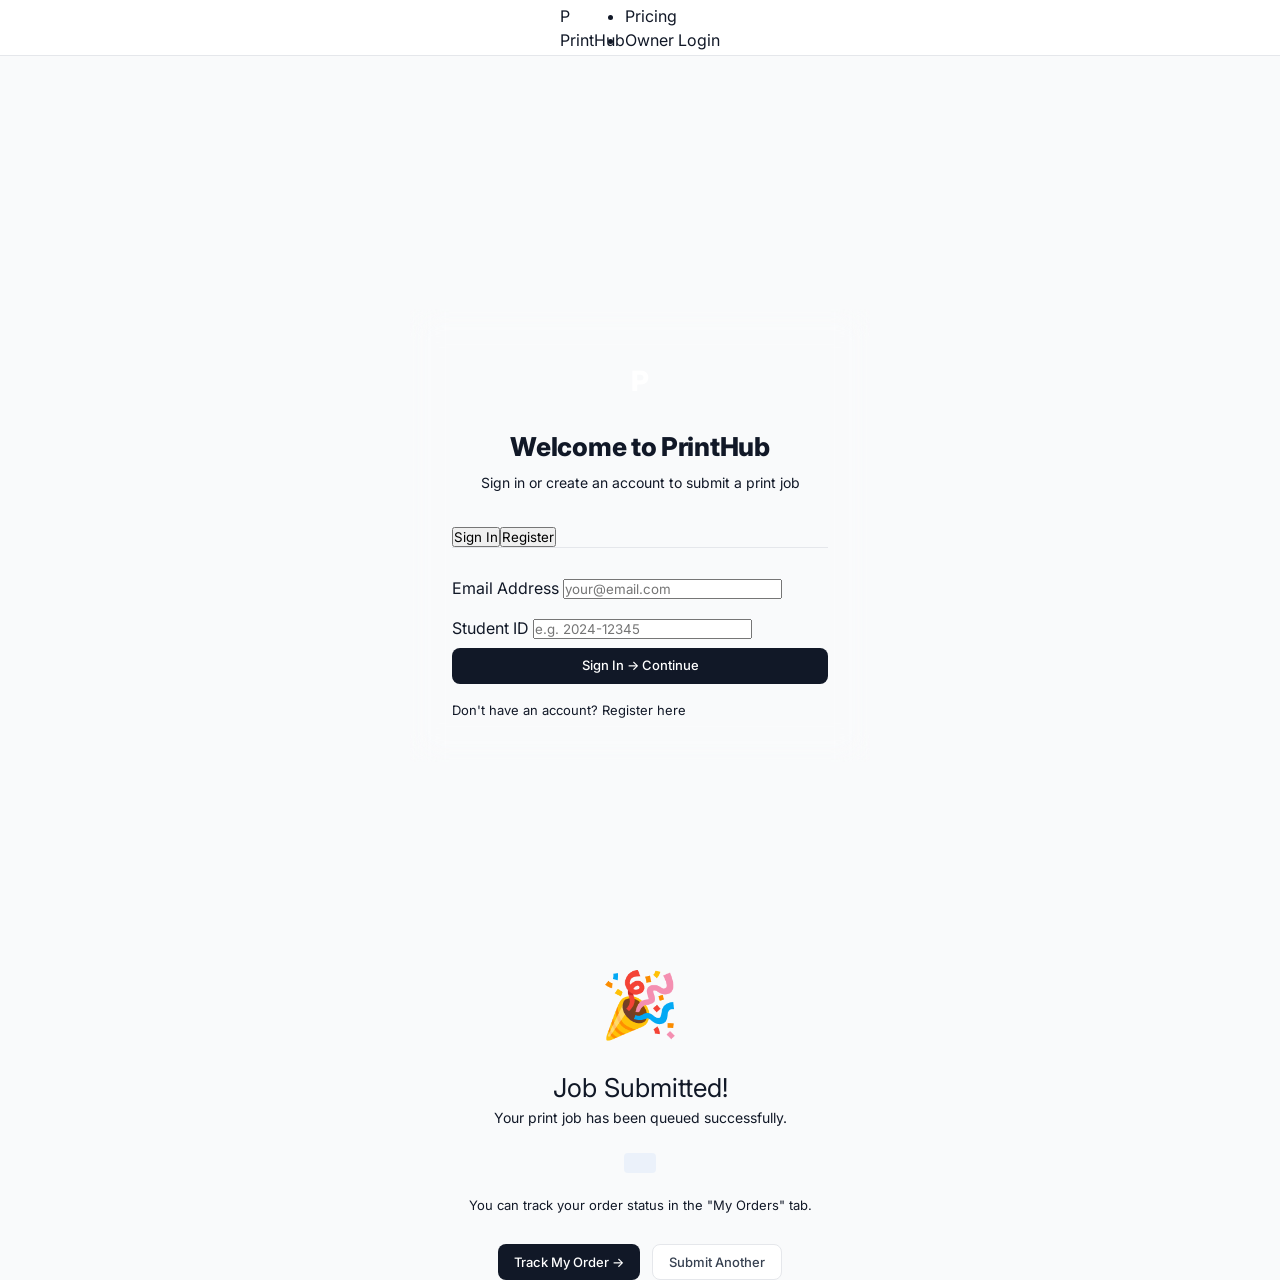
<file: customer.html>
<!DOCTYPE html>
<html lang="en">
<head>
  <meta charset="UTF-8" />
  <meta name="viewport" content="width=device-width, initial-scale=1.0" />
  <title>Submit Print Job — PrintHub</title>
  <meta name="description" content="Upload your file and submit a print job. Choose colour or monochrome, number of copies, and paper size." />
  <link rel="stylesheet" href="styles.css" />
  <style>
    /* ===== CUSTOMER PAGE SPECIFIC ===== */
    .portal-layout {
      display: grid;
      grid-template-columns: 1fr 380px;
      gap: 28px;
      align-items: flex-start;
      padding-bottom: 60px;
    }

    /* Auth Wall */
    .auth-wall {
      min-height: 100vh;
      display: flex;
      align-items: center;
      justify-content: center;
      padding: 100px 24px 40px;
    }
    .auth-box {
      width: 100%;
      max-width: 460px;
      background: rgba(255,255,255,0.03);
      border: 1px solid var(--glass-border);
      border-radius: var(--radius-xl);
      padding: 42px;
      backdrop-filter: blur(16px);
      box-shadow: var(--shadow-lg);
    }
    .auth-header {
      text-align: center;
      margin-bottom: 32px;
    }
    .auth-logo {
      width: 60px; height: 60px;
      background: var(--gradient-main);
      border-radius: var(--radius-md);
      display: flex; align-items: center; justify-content: center;
      font-family: var(--font-heading);
      font-size: 28px; font-weight: 800; color: #fff;
      margin: 0 auto 16px;
      box-shadow: var(--shadow-glow);
    }
    .auth-title { font-family: var(--font-heading); font-size: 26px; font-weight: 800; }
    .auth-subtitle { color: var(--text-secondary); font-size: 14px; margin-top: 6px; }

    /* Main form */
    .form-section-title {
      font-family: var(--font-heading);
      font-size: 16px;
      font-weight: 700;
      color: var(--text-primary);
      margin-bottom: 16px;
      display: flex;
      align-items: center;
      gap: 8px;
    }
    .form-section-title .icon { font-size: 18px; }

    /* Summary Sidebar */
    .summary-card {
      position: sticky;
      top: 88px;
    }
    .summary-title {
      font-family: var(--font-heading);
      font-size: 18px;
      font-weight: 700;
      margin-bottom: 20px;
      display: flex;
      align-items: center;
      gap: 8px;
    }
    .summary-row {
      display: flex;
      justify-content: space-between;
      align-items: center;
      padding: 10px 0;
      font-size: 14px;
      border-bottom: 1px solid var(--glass-border);
    }
    .summary-row:last-of-type { border-bottom: none; }
    .summary-key { color: var(--text-muted); }
    .summary-val { font-weight: 600; color: var(--text-primary); text-align: right; max-width: 180px; overflow: hidden; text-overflow: ellipsis; white-space: nowrap; }

    /* Orders list */
    .order-item {
      background: var(--bg-card);
      border: 1px solid var(--glass-border);
      border-radius: var(--radius-md);
      padding: 18px;
      margin-bottom: 12px;
      transition: var(--transition);
      position: relative;
      overflow: hidden;
    }
    .order-item::before {
      content: '';
      position: absolute;
      left: 0; top: 0; bottom: 0;
      width: 3px;
      border-radius: 3px 0 0 3px;
    }
    .order-item.status-pending   ::before, .order-item.status-pending::before   { background: var(--accent-orange); }
    .order-item.status-printing  ::before, .order-item.status-printing::before  { background: var(--accent-blue); }
    .order-item.status-ready     ::before, .order-item.status-ready::before     { background: var(--accent-purple); }
    .order-item.status-completed ::before, .order-item.status-completed::before { background: var(--accent-green); }
    .order-item.status-cancelled ::before, .order-item.status-cancelled::before { background: var(--accent-red); }

    .order-header { display: flex; justify-content: space-between; align-items: flex-start; margin-bottom: 10px; }
    .order-file { font-weight: 600; font-size: 15px; overflow: hidden; text-overflow: ellipsis; white-space: nowrap; max-width: 220px; }
    .order-id { font-size: 11px; color: var(--text-muted); font-family: monospace; }
    .order-meta { display: flex; gap: 10px; flex-wrap: wrap; }
    .order-meta-tag {
      background: rgba(255,255,255,0.04);
      border: 1px solid var(--glass-border);
      padding: 3px 10px;
      border-radius: var(--radius-pill);
      font-size: 12px;
      color: var(--text-secondary);
    }
    .order-time { font-size: 11px; color: var(--text-muted); margin-top: 10px; }

    /* Responsive */
    @media (max-width: 900px) {
      .portal-layout {
        grid-template-columns: 1fr;
      }
      .summary-card { position: static; }
    }
  </style>
</head>
<body>

  <div class="bg-orbs">
    <div class="bg-orb bg-orb-1"></div>
    <div class="bg-orb bg-orb-2"></div>
    <div class="bg-orb bg-orb-3"></div>
  </div>

  <!-- Navbar -->
  <nav class="navbar">
    <div class="container">
      <div class="navbar-inner">
        <a href="index.html" class="logo">
          <div class="logo-icon">P</div>
          <span class="logo-text">Print<span>Hub</span></span>
        </a>
        <ul class="nav-links">
          <li><a href="index.html#pricing">Pricing</a></li>
          <li><a href="owner.html">Owner Login</a></li>
        </ul>
        <button class="btn btn-secondary btn-sm" id="logoutBtn" style="display:none;" onclick="logout()">Sign Out</button>
      </div>
    </div>
  </nav>

  <!-- Auth Wall -->
  <div id="authWall" class="auth-wall">
    <div class="auth-box fade-in">
      <div class="auth-header">
        <div class="auth-logo">P</div>
        <h1 class="auth-title">Welcome to PrintHub</h1>
        <p class="auth-subtitle">Sign in or create an account to submit a print job</p>
      </div>

      <!-- Tabs -->
      <div class="tabs mb-24" style="margin: 0 auto 28px; display: flex; width: 100%;">
        <button class="tab-btn active" id="tabLogin" onclick="switchTab('login')">Sign In</button>
        <button class="tab-btn" id="tabRegister" onclick="switchTab('register')">Register</button>
      </div>

      <!-- Login Form -->
      <div id="loginForm">
        <div class="form-group">
          <label class="form-label" for="loginEmail">Email Address</label>
          <input type="email" id="loginEmail" class="form-input" placeholder="your@email.com" />
        </div>
        <div class="form-group">
          <label class="form-label" for="loginStudentId">Student ID</label>
          <input type="text" id="loginStudentId" class="form-input" placeholder="e.g. 2024-12345" />
        </div>
        <button class="btn btn-primary btn-full mt-8" id="loginBtn" onclick="handleLogin()">
          Sign In → Continue
        </button>
        <p class="text-center mt-16" style="font-size:13px;color:var(--text-muted);">
          Don't have an account? <button onclick="switchTab('register')" style="background:none;border:none;color:var(--accent-blue);cursor:pointer;font-size:13px;">Register here</button>
        </p>
      </div>

      <!-- Register Form -->
      <div id="registerForm" class="hidden">
        <div class="form-row">
          <div class="form-group">
            <label class="form-label" for="regName">Full Name</label>
            <input type="text" id="regName" class="form-input" placeholder="Ahmad Razif" />
          </div>
          <div class="form-group">
            <label class="form-label" for="regStudentId">Student ID</label>
            <input type="text" id="regStudentId" class="form-input" placeholder="2024-12345" />
          </div>
        </div>
        <div class="form-group">
          <label class="form-label" for="regEmail">Email Address</label>
          <input type="email" id="regEmail" class="form-input" placeholder="your@email.com" />
        </div>
        <div class="form-group">
          <label class="form-label" for="regPhone">Phone Number</label>
          <input type="tel" id="regPhone" class="form-input" placeholder="01x-xxxxxxx" />
        </div>
        <button class="btn btn-primary btn-full mt-8" id="registerBtn" onclick="handleRegister()">
          Create Account & Continue
        </button>
        <p class="text-center mt-16" style="font-size:13px;color:var(--text-muted);">
          Already have an account? <button onclick="switchTab('login')" style="background:none;border:none;color:var(--accent-blue);cursor:pointer;font-size:13px;">Sign in</button>
        </p>
      </div>
    </div>
  </div>

  <!-- Customer Portal (shown after login) -->
  <div id="customerPortal" class="hidden" style="padding-top: 88px;">
    <!-- Welcome Bar -->
    <div style="background: rgba(79,142,247,0.06); border-bottom: 1px solid var(--glass-border);">
      <div class="container" style="padding: 16px 24px;">
        <div class="flex-between">
          <div>
            <span style="font-size:14px;color:var(--text-secondary);">Welcome back, </span>
            <span id="welcomeName" style="font-weight:700;font-size:14px;color:var(--text-primary);">Student</span>
            <span style="font-size:13px;color:var(--text-muted);margin-left:8px;" id="welcomeId"></span>
          </div>
          <div class="tabs" style="margin: 0;">
            <button class="tab-btn active" id="tabSubmit" onclick="showPortalTab('submit')">Submit Job</button>
            <button class="tab-btn" id="tabOrders" onclick="showPortalTab('orders')">My Orders</button>
          </div>
        </div>
      </div>
    </div>

    <div class="container" style="padding-top: 32px;">
      <!-- Submit Job Tab -->
      <div id="portalSubmit">
        <div class="portal-layout">
          <!-- Left: Form -->
          <div>
            <!-- File Upload -->
            <div class="card mb-24">
              <div class="card-body">
                <div class="form-section-title"><span class="icon">📤</span> Upload Your File</div>
                <div class="file-upload-zone" id="uploadZone">
                  <input type="file" id="fileInput" accept=".pdf,.docx,.doc,.jpg,.jpeg,.png,.gif" onchange="handleFileSelect(this)" />
                  <span class="upload-icon">📄</span>
                  <div class="upload-text">Drop your file here or <span>browse</span></div>
                  <div class="upload-hint">PDF, Word, JPG, PNG — max 20MB</div>
                </div>
                <div id="filePreview" class="hidden"></div>
              </div>
            </div>

            <!-- Print Options -->
            <div class="card mb-24">
              <div class="card-body">
                <div class="form-section-title"><span class="icon">⚙️</span> Print Options</div>

                <div class="form-group">
                  <label class="form-label">Print Mode</label>
                  <div class="option-grid">
                    <label class="option-card selected" id="optMono" for="colorMono">
                      <input type="radio" name="colorMode" id="colorMono" value="monochrome" checked onchange="updateOptions()" />
                      <span class="option-card-icon">🖤</span>
                      <span class="option-card-label">Monochrome</span>
                      <span class="option-card-desc">Black & white</span>
                    </label>
                    <label class="option-card" id="optColor" for="colorColor">
                      <input type="radio" name="colorMode" id="colorColor" value="color" onchange="updateOptions()" />
                      <span class="option-card-icon">🌈</span>
                      <span class="option-card-label">Full Color</span>
                      <span class="option-card-desc">Vibrant printing</span>
                    </label>
                  </div>
                </div>

                <div class="form-row">
                  <div class="form-group">
                    <label class="form-label">Paper Size</label>
                    <select class="form-select" id="paperSize" onchange="updateOptions()">
                      <option value="A4">A4 (210 × 297mm)</option>
                      <option value="Letter">Letter (8.5 × 11in)</option>
                      <option value="A3">A3 (297 × 420mm)</option>
                    </select>
                  </div>
                  <div class="form-group">
                    <label class="form-label">Sides</label>
                    <select class="form-select" id="sides" onchange="updateOptions()">
                      <option value="single">Single-sided</option>
                      <option value="double">Double-sided</option>
                    </select>
                  </div>
                </div>

                <div class="form-group">
                  <label class="form-label">Number of Copies</label>
                  <div class="counter-input">
                    <button class="counter-btn" onclick="changeCopies(-1)">−</button>
                    <span class="counter-value" id="copiesDisplay">1</span>
                    <button class="counter-btn" onclick="changeCopies(1)">+</button>
                    <span style="font-size:13px;color:var(--text-muted);margin-left:4px;">copies</span>
                  </div>
                </div>

                <div class="form-group mb-0">
                  <label class="form-label">Special Instructions (optional)</label>
                  <textarea class="form-textarea" id="specialInstructions" placeholder="e.g. Print pages 1–5 only, landscape orientation, staple, etc."></textarea>
                </div>
              </div>
            </div>

            <!-- Contact Pickup -->
            <div class="card mb-24">
              <div class="card-body">
                <div class="form-section-title"><span class="icon">📞</span> Contact & Pickup</div>
                <div class="form-row">
                  <div class="form-group">
                    <label class="form-label">Phone Number</label>
                    <input type="tel" id="contactPhone" class="form-input" placeholder="01x-xxxxxxx" />
                  </div>
                  <div class="form-group">
                    <label class="form-label">Preferred Pickup Time</label>
                    <select class="form-select" id="pickupTime">
                      <option>As soon as ready</option>
                      <option>Morning (8am – 12pm)</option>
                      <option>Afternoon (12pm – 4pm)</option>
                      <option>Evening (4pm – 6pm)</option>
                    </select>
                  </div>
                </div>
              </div>
            </div>
          </div>

          <!-- Right: Summary -->
          <div class="summary-card">
            <div class="card">
              <div class="card-body">
                <div class="summary-title">🧾 Order Summary</div>

                <div class="summary-row">
                  <span class="summary-key">File</span>
                  <span class="summary-val" id="sumFile">No file selected</span>
                </div>
                <div class="summary-row">
                  <span class="summary-key">Mode</span>
                  <span class="summary-val" id="sumMode">Monochrome</span>
                </div>
                <div class="summary-row">
                  <span class="summary-key">Paper</span>
                  <span class="summary-val" id="sumPaper">A4</span>
                </div>
                <div class="summary-row">
                  <span class="summary-key">Sides</span>
                  <span class="summary-val" id="sumSides">Single-sided</span>
                </div>
                <div class="summary-row">
                  <span class="summary-key">Copies</span>
                  <span class="summary-val" id="sumCopies">1</span>
                </div>
                <div class="summary-row">
                  <span class="summary-key">Pickup</span>
                  <span class="summary-val" id="sumPickup">As soon as ready</span>
                </div>

                <div class="divider"></div>

                <div class="price-display mb-16">
                  <div>
                    <div class="price-label">Estimated Total</div>
                    <div style="font-size:11px;color:var(--text-muted);margin-top:2px;">Pay on collection</div>
                  </div>
                  <div class="price-value" id="priceEstimate">RM 0.10</div>
                </div>

                <div style="font-size:11px;color:var(--text-muted);margin-bottom:16px;line-height:1.6;">
                  ⓘ Final price depends on actual page count. You'll pay at the counter when collecting.
                </div>

                <button class="btn btn-primary btn-full btn-lg" id="submitBtn" onclick="submitJob()">
                  🖨️ Submit Print Job
                </button>
              </div>
            </div>

            <!-- Tips -->
            <div class="card mt-16" style="background:rgba(0,229,160,0.04);border-color:rgba(0,229,160,0.15);">
              <div class="card-body" style="padding:18px;">
                <div style="font-size:13px;color:var(--accent-green);font-weight:600;margin-bottom:10px;">💡 Tips</div>
                <ul style="font-size:12px;color:var(--text-secondary);line-height:1.8;padding-left:16px;">
                  <li>PDF is the most reliable format</li>
                  <li>Check your page count before submitting</li>
                  <li>Add instructions for specific formatting</li>
                  <li>Track your job in "My Orders" tab</li>
                </ul>
              </div>
            </div>
          </div>
        </div>
      </div>

      <!-- My Orders Tab -->
      <div id="portalOrders" class="hidden" style="max-width: 860px; margin: 0 auto; padding-bottom: 60px;">
        <div class="flex-between mb-24">
          <h2 style="font-family:var(--font-heading);font-size:22px;font-weight:800;">My Print Orders</h2>
          <button class="btn btn-secondary btn-sm" onclick="loadOrders()">🔄 Refresh</button>
        </div>
        <div id="ordersList"></div>
      </div>
    </div>
  </div>

  <!-- Success Modal -->
  <div class="modal-overlay" id="successModal">
    <div class="modal" style="text-align:center;">
      <div style="font-size:64px;margin-bottom:16px;">🎉</div>
      <div class="modal-title" style="text-align:center;font-size:26px;">Job Submitted!</div>
      <p style="color:var(--text-secondary);margin-bottom:8px;">Your print job has been queued successfully.</p>
      <div id="successOrderId" style="font-family:monospace;font-size:13px;color:var(--accent-blue);background:rgba(79,142,247,0.08);padding:10px 16px;border-radius:var(--radius-sm);margin:16px 0;display:inline-block;"></div>
      <p style="font-size:13px;color:var(--text-muted);margin-bottom:28px;">You can track your order status in the "My Orders" tab.</p>
      <div class="flex-center gap-12">
        <button class="btn btn-primary" onclick="closeModal()">Track My Order →</button>
        <button class="btn btn-secondary" onclick="closeModalAndReset()">Submit Another</button>
      </div>
    </div>
  </div>

  <div class="toast-container" id="toastContainer"></div>

  <script src="customer.js"></script>
</body>
</html>
</file>
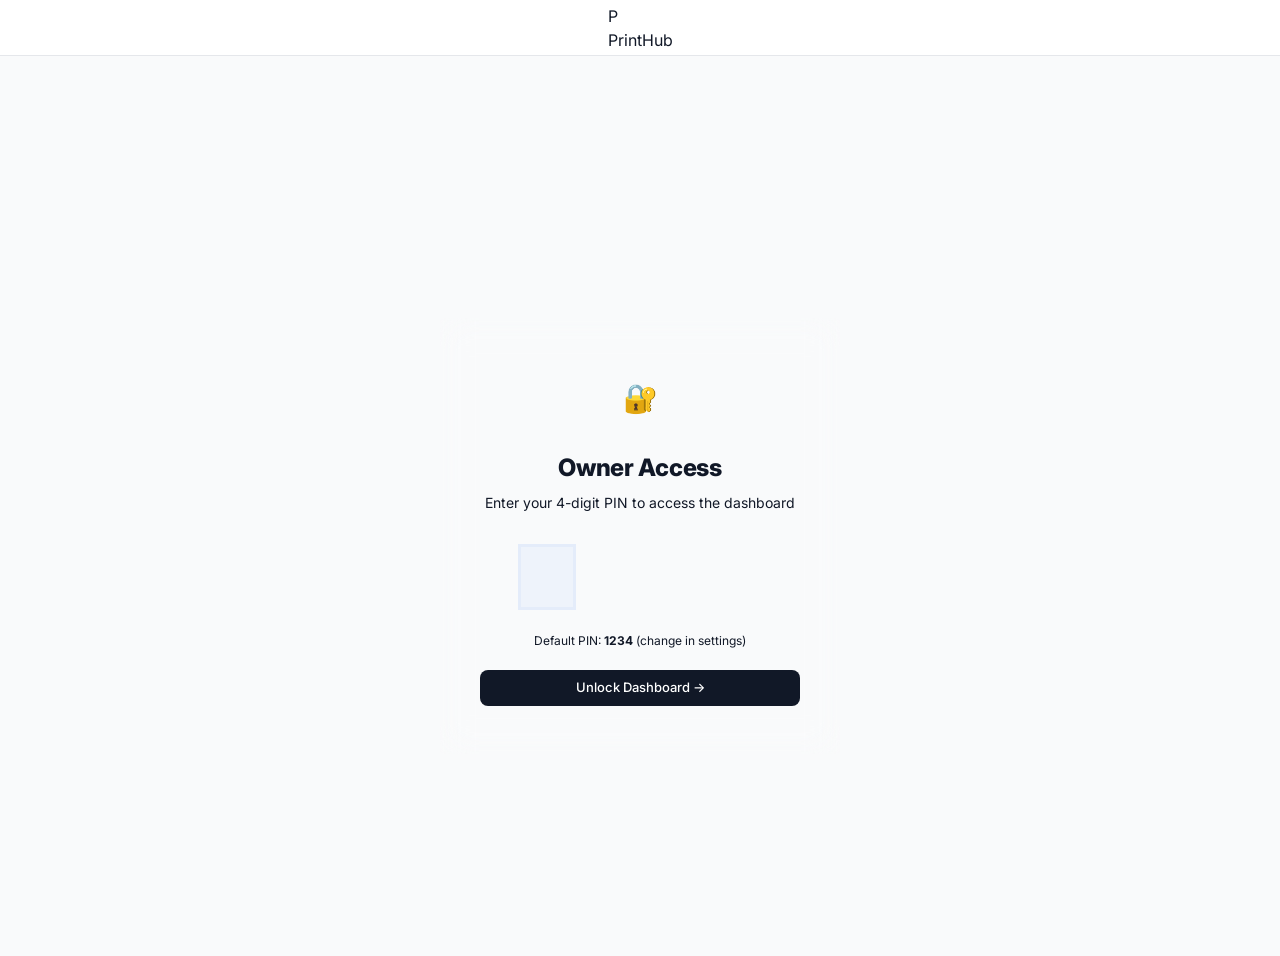
<file: owner.html>
<!DOCTYPE html>
<html lang="en">
<head>
  <meta charset="UTF-8" />
  <meta name="viewport" content="width=device-width, initial-scale=1.0" />
  <title>Owner Dashboard — PrintHub</title>
  <meta name="description" content="PrintHub owner dashboard — manage all print jobs, update statuses, and print directly from your browser." />
  <link rel="stylesheet" href="styles.css" />
  <style>
    /* ===== OWNER DASHBOARD SPECIFIC ===== */

    /* PIN Login */
    .pin-wall {
      min-height: 100vh;
      display: flex; align-items: center; justify-content: center;
      padding: 100px 24px 40px;
    }
    .pin-box {
      width: 100%; max-width: 400px;
      background: rgba(255,255,255,0.03);
      border: 1px solid var(--glass-border);
      border-radius: var(--radius-xl);
      padding: 48px 40px;
      text-align: center;
      backdrop-filter: blur(16px);
      box-shadow: var(--shadow-lg);
    }
    .pin-icon {
      width: 64px; height: 64px;
      background: var(--gradient-main);
      border-radius: var(--radius-md);
      display: flex; align-items: center; justify-content: center;
      font-size: 28px;
      margin: 0 auto 20px;
      box-shadow: var(--shadow-glow);
    }
    .pin-title { font-family: var(--font-heading); font-size: 24px; font-weight: 800; margin-bottom: 6px; }
    .pin-subtitle { color: var(--text-secondary); font-size: 14px; margin-bottom: 32px; }

    .pin-inputs {
      display: flex; gap: 10px; justify-content: center; margin-bottom: 24px;
    }
    .pin-digit {
      width: 52px; height: 60px;
      background: rgba(255,255,255,0.04);
      border: 2px solid var(--glass-border);
      border-radius: var(--radius-md);
      color: var(--text-primary);
      font-family: var(--font-heading);
      font-size: 24px; font-weight: 700;
      text-align: center;
      outline: none;
      transition: var(--transition);
      -webkit-text-security: disc;
    }
    .pin-digit:focus { border-color: var(--accent-blue); background: rgba(79,142,247,0.06); box-shadow: 0 0 0 3px rgba(79,142,247,0.12); }
    .pin-hint { font-size: 12px; color: var(--text-muted); margin-bottom: 20px; }

    /* Dashboard Layout */
    .dashboard {
      padding-top: 88px;
      min-height: 100vh;
      padding-bottom: 60px;
    }

    .dashboard-header {
      background: rgba(255,255,255,0.02);
      border-bottom: 1px solid var(--glass-border);
      padding: 20px 0;
      margin-bottom: 32px;
    }
    .dashboard-header-inner {
      display: flex; align-items: center; justify-content: space-between;
    }
    .dashboard-title {
      font-family: var(--font-heading);
      font-size: 22px; font-weight: 800;
    }

    /* Filter Bar */
    .filter-bar {
      display: flex; gap: 10px; flex-wrap: wrap; align-items: center;
      margin-bottom: 24px;
    }
    .filter-chip {
      padding: 7px 16px;
      border-radius: var(--radius-pill);
      border: 1px solid var(--glass-border);
      background: none;
      color: var(--text-secondary);
      font-family: var(--font-body);
      font-size: 13px; font-weight: 500;
      cursor: pointer;
      transition: var(--transition);
      display: flex; align-items: center; gap: 6px;
    }
    .filter-chip:hover { border-color: var(--accent-blue); color: var(--text-primary); }
    .filter-chip.active { background: rgba(79,142,247,0.12); border-color: var(--accent-blue); color: var(--accent-blue); }
    .filter-count {
      background: rgba(79,142,247,0.2);
      border-radius: var(--radius-pill);
      padding: 1px 7px;
      font-size: 11px;
      font-weight: 700;
    }

    .search-input-wrapper {
      position: relative; margin-left: auto;
    }
    .search-icon {
      position: absolute; left: 12px; top: 50%; transform: translateY(-50%);
      color: var(--text-muted); font-size: 14px; pointer-events: none;
    }
    .search-input {
      background: rgba(255,255,255,0.04);
      border: 1px solid var(--glass-border);
      border-radius: var(--radius-pill);
      color: var(--text-primary);
      font-family: var(--font-body);
      font-size: 13px;
      padding: 9px 16px 9px 36px;
      outline: none;
      width: 220px;
      transition: var(--transition);
    }
    .search-input:focus { border-color: var(--accent-blue); background: rgba(79,142,247,0.06); }
    .search-input::placeholder { color: var(--text-muted); }

    /* Jobs Grid */
    .jobs-grid {
      display: grid;
      grid-template-columns: 1fr;
      gap: 16px;
    }

    /* Job Detail Expand */
    .job-detail {
      display: none;
      margin-top: 14px;
      padding-top: 14px;
      border-top: 1px solid var(--glass-border);
    }
    .job-detail.open { display: block; }
    .job-detail-grid {
      display: grid; grid-template-columns: 1fr 1fr; gap: 16px;
    }
    .detail-item label {
      display: block; font-size: 11px;
      color: var(--text-muted); text-transform: uppercase; letter-spacing: 0.5px;
      margin-bottom: 3px;
    }
    .detail-item span { font-size: 14px; font-weight: 500; color: var(--text-primary); }

    /* Status Dropdown */
    .status-select {
      background: rgba(255,255,255,0.04);
      border: 1.5px solid var(--glass-border);
      border-radius: var(--radius-md);
      color: var(--text-primary);
      font-family: var(--font-body);
      font-size: 13px;
      padding: 8px 12px;
      outline: none;
      cursor: pointer;
      transition: var(--transition);
    }
    .status-select:focus { border-color: var(--accent-blue); }
    .status-select option { background: #0d1220; }

    /* Auto-refresh indicator */
    .live-dot {
      display: inline-flex; align-items: center; gap: 6px;
      font-size: 12px; color: var(--accent-green);
      background: rgba(0,229,160,0.08);
      border: 1px solid rgba(0,229,160,0.2);
      padding: 5px 12px;
      border-radius: var(--radius-pill);
    }
    .live-dot::before {
      content: '';
      width: 7px; height: 7px;
      border-radius: 50%;
      background: var(--accent-green);
      animation: pulse-live 2s infinite;
    }
    @keyframes pulse-live {
      0%, 100% { opacity: 1; }
      50% { opacity: 0.3; }
    }

    /* Print preview area (hidden) */
    #printFrame { display: none; }

    /* Responsive */
    @media (max-width: 768px) {
      .dashboard-header-inner { flex-direction: column; align-items: flex-start; gap: 12px; }
      .filter-bar { gap: 8px; }
      .search-input-wrapper { margin-left: 0; width: 100%; }
      .search-input { width: 100%; }
      .job-detail-grid { grid-template-columns: 1fr; }
    }
  </style>
</head>
<body>

  <div class="bg-orbs">
    <div class="bg-orb bg-orb-1"></div>
    <div class="bg-orb bg-orb-2"></div>
    <div class="bg-orb bg-orb-3"></div>
  </div>

  <!-- Navbar -->
  <nav class="navbar">
    <div class="container">
      <div class="navbar-inner">
        <a href="index.html" class="logo">
          <div class="logo-icon">P</div>
          <span class="logo-text">Print<span>Hub</span></span>
        </a>
        <div id="ownerBadge" class="hidden" style="display:none;">
          <span class="live-dot">Live Dashboard</span>
        </div>
        <button class="btn btn-secondary btn-sm" id="ownerLogoutBtn" style="display:none;" onclick="ownerLogout()">Sign Out</button>
      </div>
    </div>
  </nav>

  <!-- PIN Wall -->
  <div id="pinWall" class="pin-wall">
    <div class="pin-box fade-in">
      <div class="pin-icon">🔐</div>
      <h1 class="pin-title">Owner Access</h1>
      <p class="pin-subtitle">Enter your 4-digit PIN to access the dashboard</p>
      <div class="pin-inputs">
        <input type="password" maxlength="1" class="pin-digit" id="pin0" inputmode="numeric" pattern="[0-9]" />
        <input type="password" maxlength="1" class="pin-digit" id="pin1" inputmode="numeric" pattern="[0-9]" />
        <input type="password" maxlength="1" class="pin-digit" id="pin2" inputmode="numeric" pattern="[0-9]" />
        <input type="password" maxlength="1" class="pin-digit" id="pin3" inputmode="numeric" pattern="[0-9]" />
      </div>
      <p class="pin-hint">Default PIN: <strong>1234</strong> (change in settings)</p>
      <button class="btn btn-primary btn-full" id="pinSubmitBtn" onclick="verifyPin()">
        Unlock Dashboard →
      </button>
    </div>
  </div>

  <!-- Owner Dashboard -->
  <div id="ownerDashboard" class="dashboard hidden">
    <div class="dashboard-header">
      <div class="container">
        <div class="dashboard-header-inner">
          <div>
            <h1 class="dashboard-title">🖨️ Print Job Dashboard</h1>
            <div style="font-size:13px;color:var(--text-muted);margin-top:4px;" id="dashboardSubtitle">Loading...</div>
          </div>
          <div style="display:flex;gap:10px;align-items:center;">
            <span class="live-dot">Auto-refresh: 30s</span>
            <button class="btn btn-secondary btn-sm" onclick="refreshDashboard()">🔄 Refresh</button>
          </div>
        </div>
      </div>
    </div>

    <div class="container">
      <!-- Stats Bar -->
      <div class="stats-bar mb-24" id="statsBar">
        <div class="stat-card">
          <div class="stat-icon stat-icon-blue">📋</div>
          <div><div class="stat-value" id="statTotal">0</div><div class="stat-label">Total Jobs</div></div>
        </div>
        <div class="stat-card">
          <div class="stat-icon stat-icon-orange">⏳</div>
          <div><div class="stat-value" id="statPending">0</div><div class="stat-label">Pending</div></div>
        </div>
        <div class="stat-card">
          <div class="stat-icon stat-icon-blue">🖨️</div>
          <div><div class="stat-value" id="statPrinting">0</div><div class="stat-label">Printing</div></div>
        </div>
        <div class="stat-card">
          <div class="stat-icon stat-icon-green">✅</div>
          <div><div class="stat-value" id="statCompleted">0</div><div class="stat-label">Completed Today</div></div>
        </div>
      </div>

      <!-- Filter Bar -->
      <div class="filter-bar">
        <button class="filter-chip active" data-filter="all" onclick="setFilter('all', this)">All <span class="filter-count" id="countAll">0</span></button>
        <button class="filter-chip" data-filter="pending" onclick="setFilter('pending', this)">⏳ Pending <span class="filter-count" id="countPending">0</span></button>
        <button class="filter-chip" data-filter="printing" onclick="setFilter('printing', this)">🖨️ Printing <span class="filter-count" id="countPrinting">0</span></button>
        <button class="filter-chip" data-filter="ready" onclick="setFilter('ready', this)">📦 Ready <span class="filter-count" id="countReady">0</span></button>
        <button class="filter-chip" data-filter="completed" onclick="setFilter('completed', this)">✅ Completed <span class="filter-count" id="countCompleted">0</span></button>
        <button class="filter-chip" data-filter="cancelled" onclick="setFilter('cancelled', this)">❌ Cancelled <span class="filter-count" id="countCancelled">0</span></button>
        <div class="search-input-wrapper">
          <span class="search-icon">🔍</span>
          <input type="text" class="search-input" id="searchInput" placeholder="Search customer, file..." oninput="renderJobs()" />
        </div>
      </div>

      <!-- Jobs Grid -->
      <div class="jobs-grid" id="jobsGrid"></div>
    </div>
  </div>

  <!-- Print Frame (hidden) -->
  <iframe id="printFrame" style="display:none;"></iframe>

  <!-- Toast -->
  <div class="toast-container" id="toastContainer"></div>

  <script src="owner.js"></script>
</body>
</html>
</file>
<file: styles.css>
/* =============================================
   PrintHub v2 — Minimal Design System
   Clean, professional, no-nonsense.
   ============================================= */

@import url('https://fonts.googleapis.com/css2?family=Inter:ital,wght@0,300;0,400;0,500;0,600;0,700&display=swap');

/* ---- Variables ---- */
:root {
  --bg:           #F9FAFB;
  --surface:      #FFFFFF;
  --surface-2:    #F3F4F6;
  --border:       #E5E7EB;
  --border-dark:  #D1D5DB;
  --text:         #111827;
  --text-2:       #374151;
  --text-3:       #6B7280;
  --text-4:       #9CA3AF;

  --accent:       #111827;
  --accent-hover: #1F2937;

  --green:        #16A34A;
  --green-bg:     #F0FDF4;
  --green-border: #BBF7D0;

  --amber:        #D97706;
  --amber-bg:     #FFFBEB;
  --amber-border: #FDE68A;

  --blue:         #2563EB;
  --blue-bg:      #EFF6FF;
  --blue-border:  #BFDBFE;

  --purple:       #7C3AED;
  --purple-bg:    #F5F3FF;
  --purple-border:#DDD6FE;

  --red:          #DC2626;
  --red-bg:       #FEF2F2;
  --red-border:   #FECACA;

  --radius-sm:    4px;
  --radius:       8px;
  --radius-lg:    12px;

  --shadow-xs:    0 1px 2px rgba(0,0,0,0.05);
  --shadow:       0 1px 3px rgba(0,0,0,0.1), 0 1px 2px rgba(0,0,0,0.06);
  --shadow-md:    0 4px 6px rgba(0,0,0,0.07), 0 2px 4px rgba(0,0,0,0.05);

  --transition:   150ms ease;
}

/* ---- Reset ---- */
*, *::before, *::after { box-sizing: border-box; margin: 0; padding: 0; }
html { font-size: 16px; -webkit-font-smoothing: antialiased; }
body {
  font-family: 'Inter', -apple-system, BlinkMacSystemFont, sans-serif;
  background: var(--bg);
  color: var(--text);
  line-height: 1.5;
  min-height: 100vh;
}
a { color: inherit; text-decoration: none; }
button { font-family: inherit; cursor: pointer; }
input, select, textarea { font-family: inherit; }

/* ---- Typography ---- */
h1 { font-size: 24px; font-weight: 700; letter-spacing: -0.3px; }
h2 { font-size: 18px; font-weight: 600; letter-spacing: -0.2px; }
h3 { font-size: 15px; font-weight: 600; }
p  { font-size: 14px; color: var(--text-3); line-height: 1.6; }

/* ---- Layout ---- */
.container {
  max-width: 1100px;
  margin: 0 auto;
  padding: 0 24px;
}
.container-sm {
  max-width: 440px;
  margin: 0 auto;
  padding: 0 24px;
}

/* ---- Navbar ---- */
.navbar {
  height: 56px;
  background: var(--surface);
  border-bottom: 1px solid var(--border);
  display: flex;
  align-items: center;
  position: sticky;
  top: 0;
  z-index: 50;
}
.navbar-inner {
  display: flex;
  align-items: center;
  justify-content: space-between;
  width: 100%;
}
.nav-brand {
  font-size: 15px;
  font-weight: 700;
  color: var(--text);
  letter-spacing: -0.2px;
}
.nav-brand span {
  font-weight: 400;
  color: var(--text-3);
  margin-left: 2px;
  font-size: 13px;
}
.nav-right {
  display: flex;
  align-items: center;
  gap: 16px;
}
.nav-user {
  font-size: 13px;
  color: var(--text-3);
}
.nav-user strong { color: var(--text); font-weight: 500; }

/* ---- Buttons ---- */
.btn {
  display: inline-flex;
  align-items: center;
  justify-content: center;
  gap: 6px;
  padding: 0 16px;
  height: 36px;
  border-radius: var(--radius);
  font-size: 13px;
  font-weight: 500;
  border: none;
  transition: background var(--transition), border-color var(--transition), color var(--transition);
  white-space: nowrap;
  line-height: 1;
}
.btn:disabled { opacity: 0.5; cursor: not-allowed; }

.btn-primary {
  background: var(--accent);
  color: #fff;
}
.btn-primary:hover:not(:disabled) { background: var(--accent-hover); }

.btn-secondary {
  background: var(--surface);
  color: var(--text-2);
  border: 1px solid var(--border);
}
.btn-secondary:hover:not(:disabled) { background: var(--surface-2); }

.btn-ghost {
  background: none;
  color: var(--text-3);
  border: none;
}
.btn-ghost:hover:not(:disabled) { color: var(--text); background: var(--surface-2); }

.btn-sm { height: 30px; padding: 0 12px; font-size: 12px; }
.btn-lg { height: 42px; padding: 0 24px; font-size: 14px; font-weight: 600; }
.btn-full { width: 100%; }

.btn-danger {
  background: var(--red-bg);
  color: var(--red);
  border: 1px solid var(--red-border);
}
.btn-danger:hover:not(:disabled) { background: #FEE2E2; }

/* ---- Forms ---- */
.form-group { margin-bottom: 16px; }
.form-group:last-of-type { margin-bottom: 0; }

.label {
  display: block;
  font-size: 13px;
  font-weight: 500;
  color: var(--text-2);
  margin-bottom: 6px;
}

.input, .select, .textarea {
  width: 100%;
  padding: 9px 12px;
  border: 1px solid var(--border);
  border-radius: var(--radius);
  background: var(--surface);
  color: var(--text);
  font-size: 14px;
  transition: border-color var(--transition), box-shadow var(--transition);
  outline: none;
  -webkit-appearance: none;
}
.input::placeholder, .textarea::placeholder { color: var(--text-4); }
.input:focus, .select:focus, .textarea:focus {
  border-color: var(--text-3);
  box-shadow: 0 0 0 3px rgba(17,24,39,0.06);
}
.input.error { border-color: var(--red); }
.select {
  cursor: pointer;
  background-image: url("data:image/svg+xml,%3Csvg xmlns='http://www.w3.org/2000/svg' width='10' height='6' viewBox='0 0 10 6'%3E%3Cpath d='M1 1l4 4 4-4' stroke='%236B7280' stroke-width='1.5' fill='none' stroke-linecap='round' stroke-linejoin='round'/%3E%3C/svg%3E");
  background-repeat: no-repeat;
  background-position: right 12px center;
  padding-right: 32px;
}
.textarea { resize: vertical; min-height: 80px; line-height: 1.5; }

.form-row {
  display: grid;
  grid-template-columns: 1fr 1fr;
  gap: 12px;
}

.helper { font-size: 12px; color: var(--text-4); margin-top: 4px; }
.error-msg { font-size: 12px; color: var(--red); margin-top: 4px; }

/* ---- Card ---- */
.card {
  background: var(--surface);
  border: 1px solid var(--border);
  border-radius: var(--radius-lg);
}
.card-body { padding: 24px; }
.card-sm .card-body { padding: 16px; }

/* ---- Divider ---- */
.divider { height: 1px; background: var(--border); margin: 20px 0; }
.divider-or {
  display: flex; align-items: center; gap: 12px;
  font-size: 12px; color: var(--text-4);
  margin: 20px 0;
}
.divider-or::before, .divider-or::after {
  content: ''; flex: 1; height: 1px; background: var(--border);
}

/* ---- Step Indicator ---- */
.step-bar {
  display: flex;
  align-items: center;
  gap: 12px;
  margin-bottom: 24px;
}
.step-item {
  display: flex;
  align-items: center;
  gap: 8px;
  font-size: 13px;
  font-weight: 500;
  color: var(--text-4);
}
.step-item.active {
  color: var(--text);
  font-weight: 600;
}
.step-num {
  width: 24px;
  height: 24px;
  border-radius: 50%;
  background: var(--surface-2);
  color: var(--text-3);
  display: flex;
  align-items: center;
  justify-content: center;
  font-size: 12px;
  font-weight: 600;
}
.step-item.active .step-num {
  background: var(--accent);
  color: white;
}
.step-line {
  flex: 1;
  height: 1px;
  background: var(--border);
}

/* ---- Tabs ---- */
.tabs {
  display: flex;
  border-bottom: 1px solid var(--border);
  margin-bottom: 28px;
}
.tab {
  padding: 10px 16px;
  font-size: 14px;
  font-weight: 500;
  color: var(--text-3);
  background: none;
  border: none;
  border-bottom: 2px solid transparent;
  margin-bottom: -1px;
  transition: color var(--transition), border-color var(--transition);
  cursor: pointer;
}
.tab:hover { color: var(--text); }
.tab.active { color: var(--text); border-bottom-color: var(--text); }

.tab-badge {
  background: var(--red);
  color: white;
  font-size: 10px;
  font-weight: 700;
  padding: 2px 6px;
  border-radius: 999px;
  margin-left: 6px;
  display: inline-block;
  vertical-align: middle;
}

/* ---- DuitNow QR Box ---- */
.duitnow-box {
  background: #FFF5F7;
  border: 1.5px solid #ED145B;
  border-radius: var(--radius-lg);
  padding: 20px;
  text-align: center;
  margin-top: 16px;
}
.duitnow-header {
  display: flex;
  align-items: center;
  justify-content: center;
  gap: 8px;
  margin-bottom: 12px;
}
.duitnow-logo {
  background: #ED145B;
  color: white;
  font-weight: 800;
  font-size: 13px;
  padding: 3px 10px;
  border-radius: 4px;
  letter-spacing: 0.5px;
}
.duitnow-qr-frame {
  background: white;
  padding: 12px;
  border-radius: 12px;
  display: inline-block;
  box-shadow: var(--shadow-sm);
  margin: 12px 0;
  border: 1px solid #F472B6;
}
.duitnow-qr-img {
  width: 180px;
  height: 180px;
  display: block;
}
.duitnow-amount {
  font-size: 22px;
  font-weight: 800;
  color: #ED145B;
  margin-top: 4px;
}
.badge-duitnow { background: #FFF5F7; color: #ED145B; border: 1px solid #F472B6; }
.badge-duitnow::before { background: #ED145B; }
.badge-pending  { background: var(--amber-bg);  color: var(--amber);  border: 1px solid var(--amber-border);  }
.badge-pending::before  { background: var(--amber); }
.badge-printing { background: var(--blue-bg);   color: var(--blue);   border: 1px solid var(--blue-border);   }
.badge-printing::before { background: var(--blue); }
.badge-ready    { background: var(--purple-bg); color: var(--purple); border: 1px solid var(--purple-border); }
.badge-ready::before    { background: var(--purple); }
.badge-completed{ background: var(--green-bg);  color: var(--green);  border: 1px solid var(--green-border);  }
.badge-completed::before{ background: var(--green); }
.badge-cancelled{ background: var(--red-bg);    color: var(--red);    border: 1px solid var(--red-border);    }
.badge-cancelled::before{ background: var(--red); }

/* ---- File Upload ---- */
.upload-zone {
  border: 1.5px dashed var(--border-dark);
  border-radius: var(--radius);
  padding: 32px 20px;
  text-align: center;
  cursor: pointer;
  position: relative;
  transition: border-color var(--transition), background var(--transition);
}
.upload-zone:hover, .upload-zone.drag-over {
  border-color: var(--text-3);
  background: var(--surface-2);
}
.upload-zone input[type="file"] {
  position: absolute; inset: 0;
  opacity: 0; cursor: pointer; width: 100%; height: 100%;
}
.upload-icon { font-size: 28px; margin-bottom: 8px; opacity: 0.5; display: block; }
.upload-label { font-size: 14px; font-weight: 500; color: var(--text-2); }
.upload-hint  { font-size: 12px; color: var(--text-4); margin-top: 4px; }

.file-pill {
  display: flex;
  align-items: center;
  gap: 10px;
  padding: 10px 14px;
  background: var(--green-bg);
  border: 1px solid var(--green-border);
  border-radius: var(--radius);
  margin-top: 10px;
}
.file-pill-name { font-size: 13px; font-weight: 500; color: var(--green); flex: 1; overflow: hidden; text-overflow: ellipsis; white-space: nowrap; }
.file-pill-size { font-size: 11px; color: var(--text-4); flex-shrink: 0; }
.file-pill-remove { background: none; border: none; color: var(--text-4); cursor: pointer; font-size: 16px; flex-shrink: 0; line-height: 1; }
.file-pill-remove:hover { color: var(--red); }

/* ---- Radio Option ---- */
.radio-group {
  display: flex;
  gap: 8px;
}
.radio-option {
  flex: 1;
  border: 1px solid var(--border);
  border-radius: var(--radius);
  padding: 12px;
  cursor: pointer;
  transition: border-color var(--transition), background var(--transition);
  display: flex;
  align-items: center;
  gap: 10px;
  position: relative;
}
.radio-option input { position: absolute; opacity: 0; }
.radio-option:hover { border-color: var(--border-dark); background: var(--surface-2); }
.radio-option.selected { border-color: var(--accent); background: var(--surface); }
.radio-option-icon { font-size: 18px; }
.radio-option-text { font-size: 13px; font-weight: 500; color: var(--text-2); }
.radio-option-sub  { font-size: 11px; color: var(--text-4); }
.radio-check {
  width: 16px; height: 16px;
  border: 1.5px solid var(--border-dark);
  border-radius: 50%;
  margin-left: auto;
  flex-shrink: 0;
  display: flex; align-items: center; justify-content: center;
  transition: border-color var(--transition);
}
.radio-option.selected .radio-check {
  border-color: var(--accent);
  background: var(--accent);
}
.radio-option.selected .radio-check::after {
  content: '';
  width: 5px; height: 5px;
  border-radius: 50%;
  background: white;
}

/* ---- Counter ---- */
.counter {
  display: inline-flex;
  align-items: center;
  border: 1px solid var(--border);
  border-radius: var(--radius);
  overflow: hidden;
}
.counter-btn {
  width: 34px; height: 34px;
  background: var(--surface-2);
  border: none;
  color: var(--text-2);
  font-size: 16px;
  cursor: pointer;
  display: flex; align-items: center; justify-content: center;
  transition: background var(--transition);
}
.counter-btn:hover { background: var(--border); }
.counter-num {
  width: 40px; height: 34px;
  display: flex; align-items: center; justify-content: center;
  font-size: 14px;
  font-weight: 600;
  border-left: 1px solid var(--border);
  border-right: 1px solid var(--border);
  background: var(--surface);
}

/* ---- Stats Row ---- */
.stats-row {
  display: flex;
  gap: 12px;
  margin-bottom: 24px;
}
.stat-pill {
  display: flex;
  align-items: center;
  gap: 8px;
  padding: 8px 14px;
  background: var(--surface);
  border: 1px solid var(--border);
  border-radius: var(--radius);
  font-size: 13px;
  color: var(--text-2);
}
.stat-pill strong { font-weight: 700; color: var(--text); }

/* ---- Filter Bar ---- */
.filter-bar {
  display: flex;
  gap: 4px;
  flex-wrap: wrap;
  margin-bottom: 16px;
}
.filter-btn {
  padding: 5px 12px;
  border-radius: 999px;
  border: 1px solid transparent;
  background: none;
  font-size: 12px;
  font-weight: 500;
  color: var(--text-3);
  cursor: pointer;
  transition: all var(--transition);
  display: flex; align-items: center; gap: 5px;
}
.filter-btn:hover { background: var(--surface); border-color: var(--border); color: var(--text); }
.filter-btn.active { background: var(--accent); color: white; border-color: var(--accent); }
.filter-count {
  background: rgba(255,255,255,0.25);
  border-radius: 999px;
  padding: 1px 6px;
  font-size: 10px;
  font-weight: 700;
}
.filter-btn:not(.active) .filter-count {
  background: var(--surface-2);
  color: var(--text-3);
}

/* ---- Job Table ---- */
.job-table {
  width: 100%;
  border-collapse: collapse;
}
.job-table th {
  text-align: left;
  font-size: 11px;
  font-weight: 600;
  color: var(--text-4);
  text-transform: uppercase;
  letter-spacing: 0.5px;
  padding: 10px 16px;
  border-bottom: 1px solid var(--border);
  white-space: nowrap;
}
.job-table td {
  padding: 14px 16px;
  font-size: 13px;
  color: var(--text-2);
  border-bottom: 1px solid var(--border);
  vertical-align: middle;
}
.job-table tr:last-child td { border-bottom: none; }
.job-table tr:hover td { background: var(--surface-2); }
.job-table .cell-name { font-weight: 500; color: var(--text); }
.job-table .cell-id   { font-size: 11px; color: var(--text-4); font-family: monospace; }
.job-table .cell-file { max-width: 180px; overflow: hidden; text-overflow: ellipsis; white-space: nowrap; }
.job-table .actions   { display: flex; gap: 6px; align-items: center; flex-wrap: nowrap; }

/* ---- Status Select ---- */
.status-select {
  border: 1px solid var(--border);
  border-radius: var(--radius-sm);
  background: var(--surface);
  color: var(--text-2);
  font-size: 12px;
  font-weight: 500;
  padding: 4px 24px 4px 8px;
  cursor: pointer;
  outline: none;
  -webkit-appearance: none;
  background-image: url("data:image/svg+xml,%3Csvg xmlns='http://www.w3.org/2000/svg' width='8' height='5' viewBox='0 0 8 5'%3E%3Cpath d='M1 1l3 3 3-3' stroke='%236B7280' stroke-width='1.2' fill='none' stroke-linecap='round'/%3E%3C/svg%3E");
  background-repeat: no-repeat;
  background-position: right 8px center;
}
.status-select option { background: white; }

/* ---- Order Card (customer) ---- */
.order-card {
  background: var(--surface);
  border: 1px solid var(--border);
  border-radius: var(--radius);
  padding: 16px;
  margin-bottom: 10px;
}
.order-card-header { display: flex; align-items: flex-start; justify-content: space-between; gap: 12px; margin-bottom: 8px; }
.order-file { font-size: 14px; font-weight: 500; color: var(--text); }
.order-id   { font-size: 11px; color: var(--text-4); margin-top: 2px; font-family: monospace; }
.order-meta { display: flex; gap: 12px; flex-wrap: wrap; }
.order-meta-item { font-size: 12px; color: var(--text-3); }
.order-time { font-size: 11px; color: var(--text-4); margin-top: 8px; }

/* ---- Price estimate ---- */
.price-row {
  display: flex;
  align-items: center;
  justify-content: space-between;
  padding: 14px 0;
  border-top: 1px solid var(--border);
  border-bottom: 1px solid var(--border);
  margin: 20px 0;
}
.price-label { font-size: 13px; color: var(--text-3); }
.price-value { font-size: 20px; font-weight: 700; color: var(--text); }
.price-note  { font-size: 11px; color: var(--text-4); margin-top: 2px; }

/* ---- Section title ---- */
.section-title {
  font-size: 13px;
  font-weight: 600;
  color: var(--text-3);
  text-transform: uppercase;
  letter-spacing: 0.5px;
  margin-bottom: 12px;
}

/* ---- Toast ---- */
.toast-container {
  position: fixed;
  bottom: 20px;
  right: 20px;
  z-index: 9999;
  display: flex;
  flex-direction: column;
  gap: 8px;
}
.toast {
  background: var(--text);
  color: white;
  padding: 12px 16px;
  border-radius: var(--radius);
  font-size: 13px;
  font-weight: 500;
  display: flex;
  align-items: center;
  gap: 8px;
  box-shadow: var(--shadow-md);
  max-width: 320px;
  animation: toast-in 0.2s ease;
}
.toast-error { background: var(--red); }
.toast-success { background: var(--green); }
@keyframes toast-in {
  from { opacity: 0; transform: translateY(8px); }
  to   { opacity: 1; transform: translateY(0); }
}
@keyframes toast-out {
  from { opacity: 1; transform: translateY(0); }
  to   { opacity: 0; transform: translateY(8px); }
}

/* ---- Loading / Spinner ---- */
.spinner {
  width: 14px; height: 14px;
  border: 2px solid rgba(255,255,255,0.3);
  border-top-color: white;
  border-radius: 50%;
  animation: spin 0.6s linear infinite;
  display: inline-block;
}
.spinner-dark {
  border-color: rgba(17,24,39,0.15);
  border-top-color: var(--text);
}
@keyframes spin { to { transform: rotate(360deg); } }

/* ---- Empty state ---- */
.empty {
  text-align: center;
  padding: 48px 24px;
  color: var(--text-4);
}
.empty-icon { font-size: 36px; margin-bottom: 10px; opacity: 0.4; display: block; }
.empty h3 { font-size: 14px; font-weight: 600; color: var(--text-3); margin-bottom: 4px; }
.empty p  { font-size: 13px; }

/* ---- Utility ---- */
.hidden  { display: none !important; }
.flex    { display: flex; }
.flex-between { display: flex; align-items: center; justify-content: space-between; }
.flex-center  { display: flex; align-items: center; justify-content: center; }
.gap-8   { gap: 8px; }
.gap-12  { gap: 12px; }
.gap-16  { gap: 16px; }
.mt-4    { margin-top: 4px; }
.mt-8    { margin-top: 8px; }
.mt-12   { margin-top: 12px; }
.mt-16   { margin-top: 16px; }
.mt-20   { margin-top: 20px; }
.mt-24   { margin-top: 24px; }
.mb-8    { margin-bottom: 8px; }
.mb-16   { margin-bottom: 16px; }
.mb-24   { margin-bottom: 24px; }
.text-sm { font-size: 13px; }
.text-xs { font-size: 12px; }
.text-muted { color: var(--text-3); }
.text-right { text-align: right; }
.bold    { font-weight: 600; }
.w-full  { width: 100%; }

/* ---- Auth page ---- */
.auth-page {
  min-height: 100vh;
  display: flex;
  flex-direction: column;
  align-items: center;
  justify-content: center;
  padding: 24px;
}
.auth-header {
  text-align: center;
  margin-bottom: 32px;
}
.auth-brand {
  font-size: 20px;
  font-weight: 700;
  color: var(--text);
  letter-spacing: -0.3px;
  margin-bottom: 4px;
}
.auth-tagline { font-size: 13px; color: var(--text-3); }
.auth-card {
  width: 100%;
  max-width: 400px;
  background: var(--surface);
  border: 1px solid var(--border);
  border-radius: var(--radius-lg);
  padding: 28px;
  box-shadow: var(--shadow);
}
.auth-footer {
  text-align: center;
  margin-top: 16px;
  font-size: 13px;
  color: var(--text-3);
}
.auth-footer button {
  background: none;
  border: none;
  color: var(--text);
  font-weight: 600;
  font-size: 13px;
  cursor: pointer;
  text-decoration: underline;
}
.auth-footer button:hover { color: var(--text-3); }

/* ---- Main content ---- */
.main { padding: 28px 0; }

/* ---- Search ---- */
.search-wrap { position: relative; margin-left: auto; }
.search-wrap svg { position: absolute; left: 10px; top: 50%; transform: translateY(-50%); color: var(--text-4); pointer-events: none; }
.search-input {
  padding: 7px 12px 7px 32px;
  border: 1px solid var(--border);
  border-radius: var(--radius);
  background: var(--surface);
  font-size: 13px;
  color: var(--text);
  outline: none;
  width: 200px;
  transition: border-color var(--transition);
}
.search-input:focus { border-color: var(--border-dark); }
.search-input::placeholder { color: var(--text-4); }

/* ---- Responsive ---- */
@media (max-width: 768px) {
  .form-row { grid-template-columns: 1fr; }
  .stats-row { flex-wrap: wrap; }
  .analytics-grid { grid-template-columns: 1fr !important; }
  .job-table { display: none; } /* hide table on mobile */
  .container, .container-sm { padding: 0 16px; }
  .main { padding: 20px 0; }
}

/* ---- Analytics & Theme Styling ---- */
.analytics-grid {
  display: grid;
  grid-template-columns: repeat(4, 1fr);
  gap: 16px;
  margin-bottom: 24px;
}

.analytics-card-grid {
  display: grid;
  grid-template-columns: 1fr 1fr;
  gap: 20px;
  margin-bottom: 24px;
}
@media (max-width: 768px) {
  .analytics-card-grid { grid-template-columns: 1fr; }
}

.theme-card {
  background: var(--surface);
  border: 1px solid var(--border);
  border-radius: var(--radius-lg);
  padding: 20px;
  position: relative;
  overflow: hidden;
  box-shadow: var(--shadow-xs);
  transition: transform var(--transition), box-shadow var(--transition);
}
.theme-card:hover {
  transform: translateY(-2px);
  box-shadow: var(--shadow-md);
}

.theme-card-indigo {
  border-left: 4px solid #4F46E5;
  background: linear-gradient(135deg, #ffffff 0%, #F5F3FF 100%);
}
.theme-card-emerald {
  border-left: 4px solid #10B981;
  background: linear-gradient(135deg, #ffffff 0%, #ECFDF5 100%);
}
.theme-card-violet {
  border-left: 4px solid #8B5CF6;
  background: linear-gradient(135deg, #ffffff 0%, #F3E8FF 100%);
}
.theme-card-amber {
  border-left: 4px solid #F59E0B;
  background: linear-gradient(135deg, #ffffff 0%, #FFFBEB 100%);
}

.theme-card-title {
  font-size: 12px;
  font-weight: 600;
  color: var(--text-3);
  text-transform: uppercase;
  letter-spacing: 0.5px;
  margin-bottom: 8px;
  display: flex;
  align-items: center;
  gap: 6px;
}
.theme-card-value {
  font-size: 26px;
  font-weight: 700;
  color: var(--text);
  letter-spacing: -0.5px;
  line-height: 1.1;
}
.theme-card-sub {
  font-size: 12px;
  color: var(--text-3);
  margin-top: 6px;
}

/* Distribution Bar */
.dist-item { margin-bottom: 14px; }
.dist-item:last-child { margin-bottom: 0; }
.dist-label {
  display: flex;
  justify-content: space-between;
  font-size: 13px;
  font-weight: 500;
  color: var(--text-2);
  margin-bottom: 6px;
}
.dist-track {
  height: 8px;
  background: var(--surface-2);
  border-radius: 999px;
  overflow: hidden;
}
.dist-bar {
  height: 100%;
  border-radius: 999px;
  transition: width 400ms ease;
}
.dist-bar-indigo  { background: #4F46E5; }
.dist-bar-emerald { background: #10B981; }
.dist-bar-violet  { background: #8B5CF6; }
.dist-bar-amber   { background: #F59E0B; }
.dist-bar-blue    { background: #3B82F6; }
</file>
